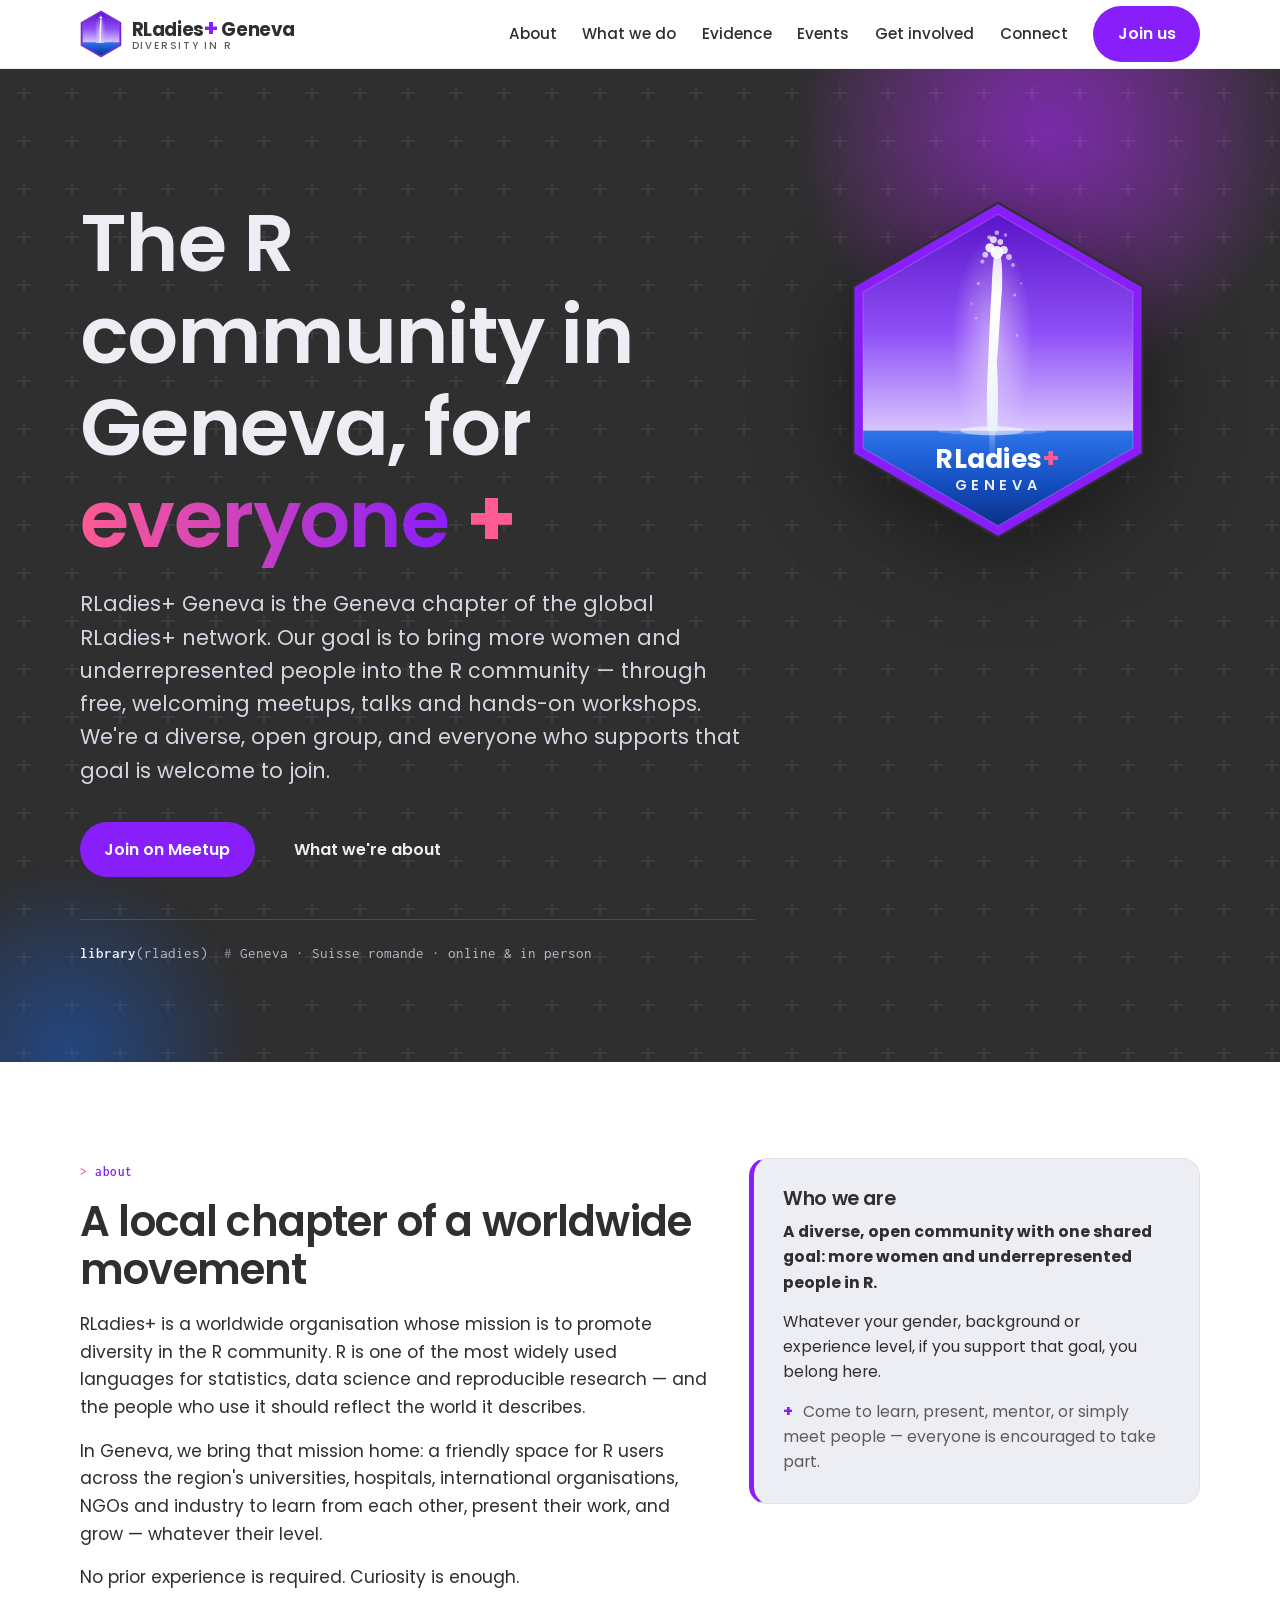
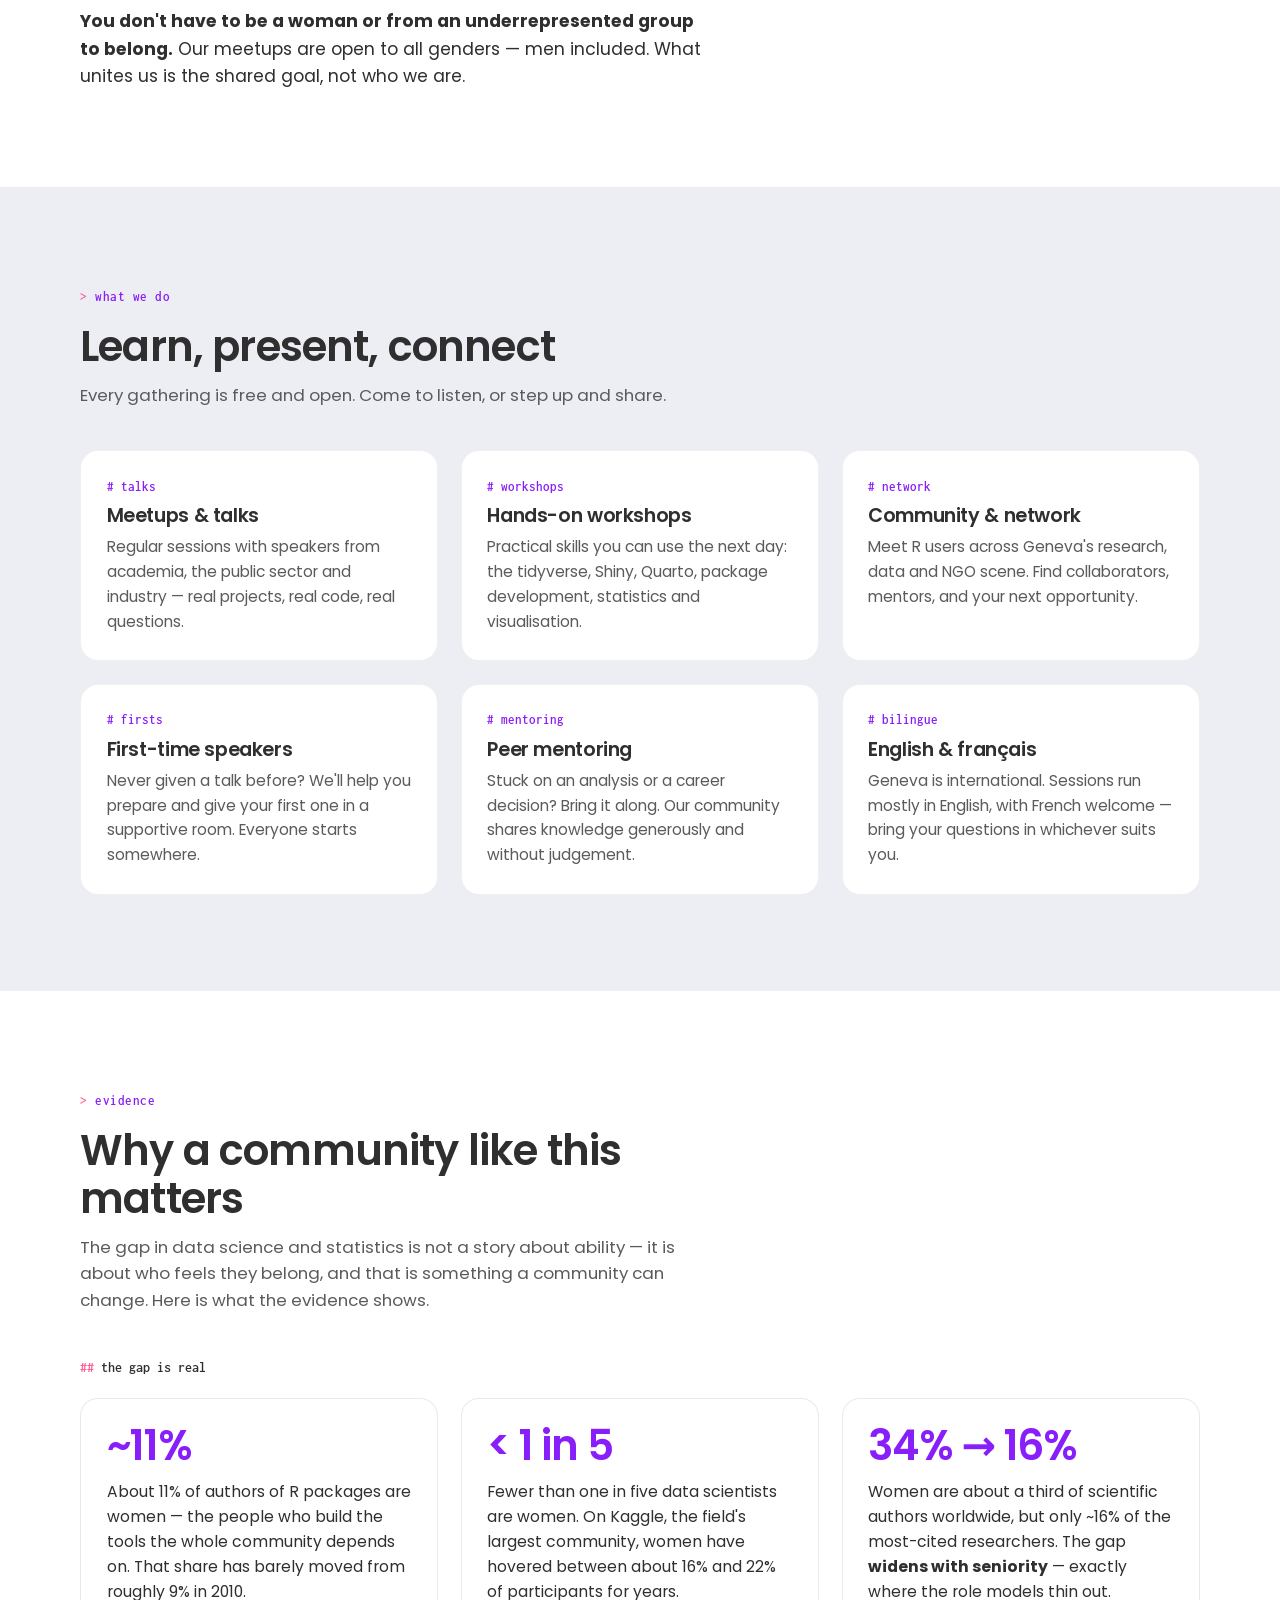
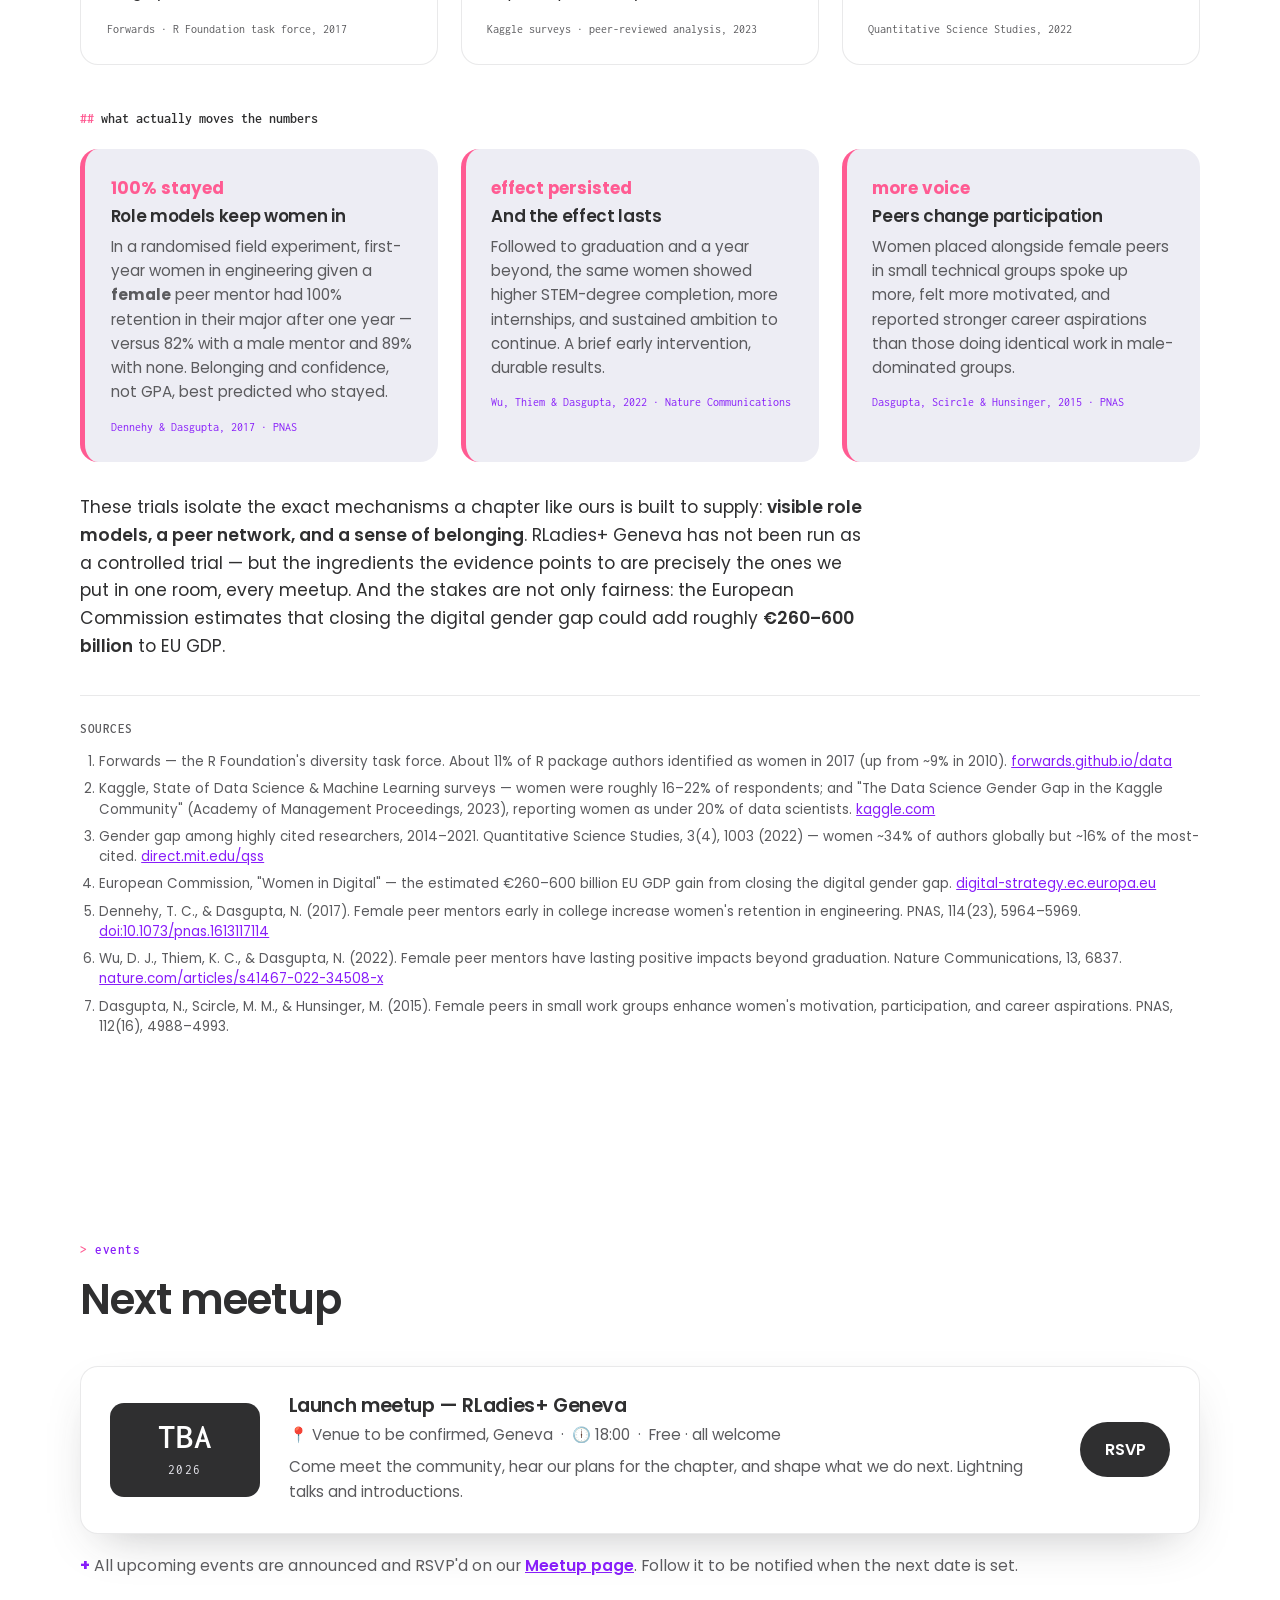
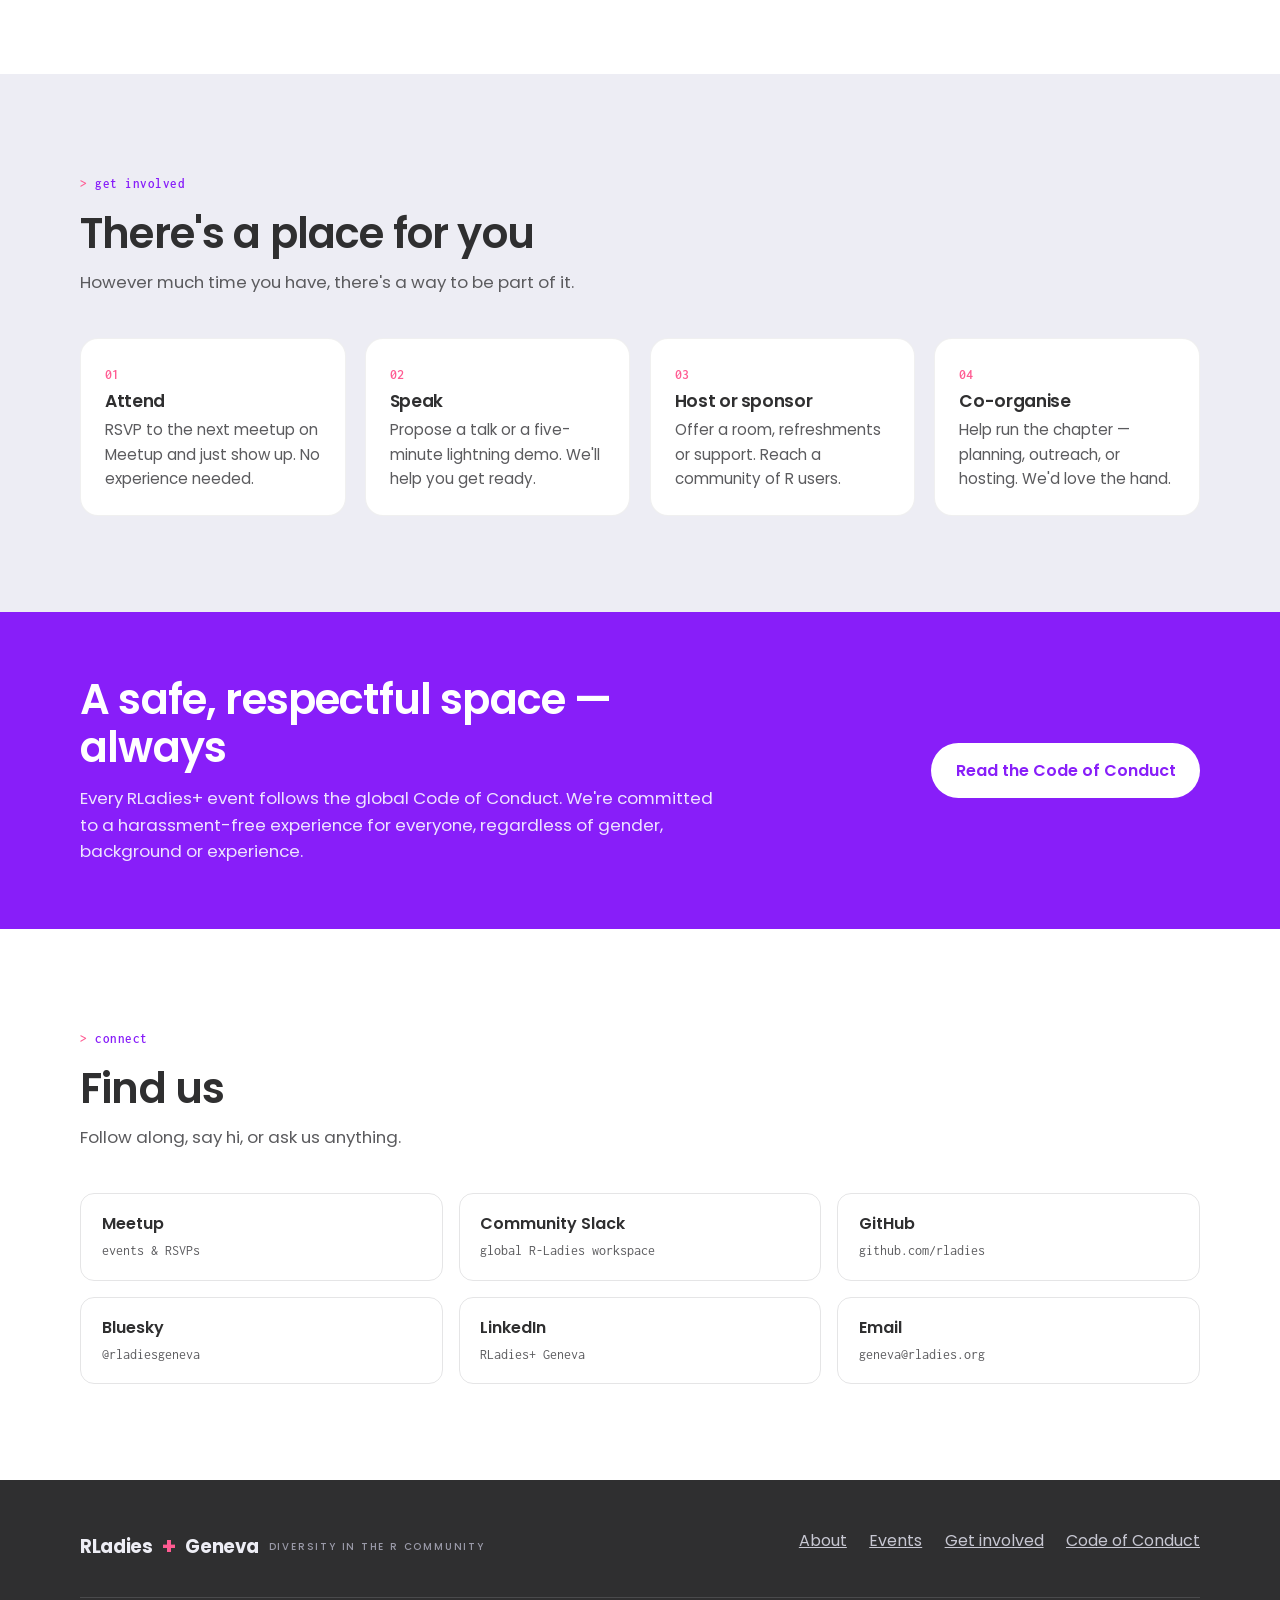
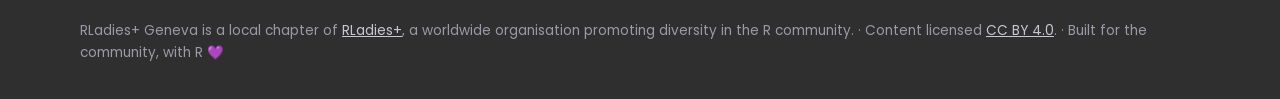
<file: index.html>
<!DOCTYPE html>
<html lang="en">
<head>
<meta charset="UTF-8" />
<meta name="viewport" content="width=device-width, initial-scale=1.0" />
<title>RLadies+ Geneva — diversity in the R community</title>
<meta name="description" content="RLadies+ Geneva is the Geneva chapter of the global RLadies+ network, promoting diversity in the R community through free, welcoming meetups, talks and workshops." />

<!-- Social preview -->
<meta property="og:title" content="RLadies+ Geneva" />
<meta property="og:description" content="Promoting diversity in the R community — free, welcoming meetups in Geneva." />
<meta property="og:type" content="website" />

<!-- Favicon: placeholder R+ monogram. Swap for the official favicon from
     github.com/rladies/branding-materials (logos/favicon/) before launch. -->
<link rel="icon" href="data:image/svg+xml,%3Csvg xmlns='http://www.w3.org/2000/svg' viewBox='0 0 32 32'%3E%3Crect width='32' height='32' rx='7' fill='%23881ef9'/%3E%3Ctext x='16' y='22' font-family='Poppins,Arial,sans-serif' font-size='17' font-weight='700' fill='%23ededf4' text-anchor='middle'%3ER%2B%3C/text%3E%3C/svg%3E" />

<link rel="preconnect" href="https://fonts.googleapis.com" />
<link rel="preconnect" href="https://fonts.gstatic.com" crossorigin />
<link href="https://fonts.googleapis.com/css2?family=Poppins:wght@400;500;600;700&family=Inconsolata:wght@400;600&display=swap" rel="stylesheet" />

<style>
  /* ============ RLadies+ brand tokens (March 2026 identity) ============ */
  :root {
    --violet:   #881ef9;   /* Blue Violet — main colour        */
    --violet-d: #6a12c9;   /* darker violet for hovers/contrast */
    --blue:     #146af9;   /* Dodger Blue — accent             */
    --rose:     #ff5b92;   /* Brilliant Rose — accent          */
    --ink:      #2f2f30;   /* Bastille Black — text            */
    --paper:    #ededf4;   /* Lavender White — light surface   */
    --white:    #ffffff;
    --ink-70:   #5b5b5e;

    --maxw: 1120px;
    --radius: 18px;
    --shadow: 0 18px 50px -22px rgba(47,47,48,.35);
    --ease: cubic-bezier(.2,.7,.2,1);
    --sans: "Poppins", system-ui, -apple-system, Segoe UI, Roboto, sans-serif;
    --mono: "Inconsolata", ui-monospace, SFMono-Regular, Menlo, monospace;
  }

  *, *::before, *::after { box-sizing: border-box; }

  html { scroll-behavior: smooth; }
  @media (prefers-reduced-motion: reduce) {
    html { scroll-behavior: auto; }
    *, *::before, *::after { animation: none !important; transition: none !important; }
  }

  body {
    margin: 0;
    font-family: var(--sans);
    font-weight: 400;
    line-height: 1.6;               /* brand: ≥1.5 line spacing */
    color: var(--ink);
    background: var(--white);
    -webkit-font-smoothing: antialiased;
    text-align: left;               /* brand: left-align text */
  }

  h1, h2, h3 { line-height: 1.15; margin: 0; letter-spacing: -0.02em; }
  h2 { font-weight: 600; font-size: clamp(1.7rem, 3.4vw, 2.6rem); }
  h3 { font-weight: 600; font-size: 1.2rem; }
  p  { margin: 0; }
  a  { color: inherit; }

  .wrap { width: min(100% - 2.5rem, var(--maxw)); margin-inline: auto; }

  /* Mono eyebrow — an R-console prompt, true to the subject */
  .eyebrow {
    font-family: var(--mono);
    font-weight: 600;
    font-size: .82rem;
    letter-spacing: .04em;
    color: var(--violet);
    display: inline-block;
    margin-bottom: 1rem;
  }
  .eyebrow::before { content: "> "; color: var(--rose); }

  /* Plus marker — echoes the "+" in RLadies+ */
  .plus { color: var(--violet); font-weight: 700; }

  a.btn, button.btn {
    font-family: var(--sans);
    font-weight: 600;
    font-size: 1rem;
    display: inline-flex;
    align-items: center;
    gap: .5rem;
    padding: .8rem 1.4rem;
    border-radius: 999px;
    border: 2px solid transparent;
    cursor: pointer;
    text-decoration: none;
    transition: transform .18s var(--ease), background .18s var(--ease), color .18s var(--ease), border-color .18s var(--ease);
  }
  .btn-primary { background: var(--violet); color: var(--white); }
  .btn-primary:hover { background: var(--violet-d); transform: translateY(-2px); }
  .btn-ghost { background: transparent; color: var(--paper); border-color: rgba(237,237,244,.4); }
  .btn-ghost:hover { border-color: var(--paper); transform: translateY(-2px); }
  .btn-dark { background: var(--ink); color: var(--white); }
  .btn-dark:hover { background: #000; transform: translateY(-2px); }

  :focus-visible { outline: 3px solid var(--blue); outline-offset: 3px; border-radius: 4px; }

  /* ============ Header ============ */
  header {
    position: sticky; top: 0; z-index: 50;
    background: rgba(255,255,255,.82);
    backdrop-filter: blur(12px);
    border-bottom: 1px solid rgba(47,47,48,.08);
  }
  .nav { display: flex; align-items: center; justify-content: space-between; height: 68px; }
  .brand { display: flex; align-items: center; gap: .6rem; font-weight: 700; font-size: 1.15rem; letter-spacing: -0.02em; text-decoration: none; color: var(--ink); }
  .brand-mark { width: 42px; height: 48px; flex: none; display: block; }
  .brand-text { display: flex; flex-direction: column; align-items: flex-start; line-height: 1.05; }
  .brand-title { white-space: nowrap; }
  .brand .plus { font-size: 1.25em; }
  .brand small { display: block; font-weight: 500; font-size: .62rem; letter-spacing: .18em; color: var(--ink-70); margin-top: 1px; }
  .nav-links { display: flex; align-items: center; gap: 1.6rem; }
  .nav-links a:not(.btn) { text-decoration: none; font-weight: 500; font-size: .95rem; color: var(--ink); }
  .nav-links a:not(.btn):hover { color: var(--violet); }
  .nav-toggle { display: none; background: none; border: 0; cursor: pointer; padding: .4rem; }
  .nav-toggle span { display: block; width: 24px; height: 2px; background: var(--ink); margin: 5px 0; transition: .2s; }

  @media (max-width: 820px) {
    .nav-toggle { display: block; }
    .nav-links {
      position: absolute; top: 68px; left: 0; right: 0;
      flex-direction: column; align-items: flex-start; gap: .2rem;
      background: var(--white); padding: .8rem 1.25rem 1.4rem;
      border-bottom: 1px solid rgba(47,47,48,.1);
      box-shadow: var(--shadow);
      transform: translateY(-8px); opacity: 0; pointer-events: none; transition: .2s var(--ease);
    }
    .nav-links a:not(.btn) { padding: .55rem 0; width: 100%; }
    .nav-links.open { transform: translateY(0); opacity: 1; pointer-events: auto; }
    .nav-links .btn { margin-top: .5rem; }
  }

  /* ============ Hero ============ */
  .hero {
    position: relative; overflow: hidden;
    background: var(--ink);
    color: var(--paper);
    padding: clamp(4rem, 11vw, 8rem) 0 clamp(3.5rem, 8vw, 6rem);
  }
  /* violet / rose / blue glows */
  .hero::before {
    content: ""; position: absolute; inset: -30% -10% auto auto;
    width: 60vw; height: 60vw; max-width: 720px; max-height: 720px;
    background:
      radial-gradient(closest-side, rgba(136,30,249,.55), transparent 70%),
      radial-gradient(closest-side, rgba(255,91,146,.28), transparent 70%);
    background-position: 30% 30%, 70% 60%;
    background-repeat: no-repeat;
    filter: blur(6px);
    animation: drift 16s ease-in-out infinite alternate;
    pointer-events: none;
  }
  .hero::after {
    content: ""; position: absolute; inset: auto auto -25% -15%;
    width: 45vw; height: 45vw; max-width: 520px; max-height: 520px;
    background: radial-gradient(closest-side, rgba(20,106,249,.4), transparent 70%);
    filter: blur(8px); pointer-events: none;
  }
  @keyframes drift { to { transform: translate3d(-3%, 4%, 0) scale(1.08); } }

  /* subtle plus lattice */
  .hero .lattice {
    position: absolute; inset: 0; opacity: .10; pointer-events: none;
    background-image: url("data:image/svg+xml,%3Csvg xmlns='http://www.w3.org/2000/svg' width='48' height='48'%3E%3Cpath d='M24 18v12M18 24h12' stroke='%23ededf4' stroke-width='1.4' stroke-linecap='round'/%3E%3C/svg%3E");
  }
  .hero .wrap { position: relative; z-index: 2; display: grid; grid-template-columns: 1.25fr 0.75fr; gap: 2.5rem; align-items: start; }
  .hero-art { display: flex; justify-content: center; }
  .hero-art svg { width: 100%; max-width: 300px; height: auto; filter: drop-shadow(0 22px 48px rgba(0,0,0,.45)); }
  @media (max-width: 860px) {
    .hero .wrap { grid-template-columns: 1fr; }
    .hero-art { order: -1; margin-bottom: .4rem; }
    .hero-art svg { max-width: 180px; }
  }

  .hero h1 {
    font-weight: 600;
    font-size: clamp(2.6rem, 7vw, 5rem);
    max-width: 15ch;
  }
  .hero h1 .plus { color: var(--rose); }
  .hero h1 em { font-style: normal; color: var(--violet); background: linear-gradient(90deg, var(--rose), var(--violet)); -webkit-background-clip: text; background-clip: text; -webkit-text-fill-color: transparent; }
  .hero .lede { font-size: clamp(1.05rem, 2.2vw, 1.3rem); max-width: 52ch; margin-top: 1.4rem; color: #d6d6e2; }
  .hero .cta-row { display: flex; flex-wrap: wrap; gap: .9rem; margin-top: 2.2rem; }
  .hero .console {
    font-family: var(--mono); font-size: .92rem; color: #b9b9c9;
    margin-top: 2.6rem; padding-top: 1.4rem; border-top: 1px solid rgba(237,237,244,.14);
  }
  .hero .console b { color: var(--paper); font-weight: 600; }

  /* ============ Generic section ============ */
  .section { padding: clamp(3.5rem, 8vw, 6rem) 0; }
  .section-head { max-width: 60ch; margin-bottom: 2.6rem; }
  .section-head p { color: var(--ink-70); margin-top: .7rem; font-size: 1.05rem; }

  /* About */
  .about-grid { display: grid; grid-template-columns: 1.4fr 1fr; gap: 2.4rem; align-items: start; }
  .about-grid p + p { margin-top: 1rem; }
  .about-grid .body { font-size: 1.08rem; }
  .card {
    background: var(--paper); border-radius: var(--radius); padding: 1.8rem;
    border: 1px solid rgba(47,47,48,.06);
  }
  .card--join { border-left: 5px solid var(--violet); }
  .card h3 { margin-bottom: .6rem; }
  .card .who { font-size: .98rem; color: var(--ink); }
  .card .who .plus { margin-right: .35rem; }
  @media (max-width: 820px) { .about-grid { grid-template-columns: 1fr; } }

  /* What we do */
  .doing { background: var(--paper); }
  .grid-3 { display: grid; grid-template-columns: repeat(3, 1fr); gap: 1.4rem; }
  @media (max-width: 900px) { .grid-3 { grid-template-columns: 1fr 1fr; } }
  @media (max-width: 560px) { .grid-3 { grid-template-columns: 1fr; } }
  .tile {
    background: var(--white); border-radius: var(--radius); padding: 1.6rem;
    border: 1px solid rgba(47,47,48,.07);
    transition: transform .2s var(--ease), box-shadow .2s var(--ease);
  }
  .tile:hover { transform: translateY(-4px); box-shadow: var(--shadow); }
  .tile .tag { font-family: var(--mono); font-size: .8rem; font-weight: 600; color: var(--violet); }
  .tile h3 { margin: .5rem 0 .5rem; }
  .tile p { color: var(--ink-70); font-size: .97rem; }

  /* Events */
  .event {
    display: grid; grid-template-columns: 150px 1fr auto; gap: 1.8rem; align-items: center;
    background: var(--white); border: 1px solid rgba(47,47,48,.1);
    border-radius: var(--radius); padding: 1.8rem; box-shadow: var(--shadow);
  }
  .event .date {
    font-family: var(--mono); text-align: center;
    background: var(--ink); color: var(--paper); border-radius: 14px; padding: 1rem .6rem;
  }
  .event .date .d { font-size: 2.2rem; font-weight: 600; line-height: 1; color: var(--white); }
  .event .date .m { display: block; letter-spacing: .12em; font-size: .8rem; margin-top: .3rem; }
  .event h3 { margin-bottom: .35rem; }
  .event .meta { color: var(--ink-70); font-size: .95rem; }
  .event .meta span { white-space: nowrap; }
  .event-note { margin-top: 1.2rem; color: var(--ink-70); font-size: .98rem; }
  @media (max-width: 720px) {
    .event { grid-template-columns: 1fr; text-align: left; }
    .event .date { display: inline-block; justify-self: start; }
    .event .btn { justify-self: start; }
  }

  /* Get involved */
  .involve { background: var(--paper); }
  .grid-4 { display: grid; grid-template-columns: repeat(4, 1fr); gap: 1.2rem; }
  @media (max-width: 900px) { .grid-4 { grid-template-columns: 1fr 1fr; } }
  @media (max-width: 520px) { .grid-4 { grid-template-columns: 1fr; } }
  .step { background: var(--white); border-radius: var(--radius); padding: 1.5rem; border: 1px solid rgba(47,47,48,.07); }
  .step .num { font-family: var(--mono); font-weight: 600; color: var(--rose); font-size: .9rem; }
  .step h3 { font-size: 1.08rem; margin: .4rem 0 .4rem; }
  .step p { color: var(--ink-70); font-size: .95rem; }

  /* Values / CoC band */
  .band {
    background: var(--violet); color: var(--white);
    border-radius: 0;
  }
  .band .wrap { display: grid; grid-template-columns: 1.5fr 1fr; gap: 2rem; align-items: center; padding: clamp(2.6rem,6vw,4rem) 0; }
  .band h2 { color: var(--white); }
  .band p { color: #eee3ff; margin-top: .8rem; font-size: 1.05rem; }
  .band .btn { background: var(--white); color: var(--violet); }
  .band .btn:hover { background: var(--paper); transform: translateY(-2px); }
  .band .band-cta { justify-self: end; }
  @media (max-width: 760px) { .band .wrap { grid-template-columns: 1fr; } .band .band-cta { justify-self: start; } }

  /* Connect */
  .connect .links { display: grid; grid-template-columns: repeat(3,1fr); gap: 1rem; margin-top: 2rem; }
  @media (max-width: 780px) { .connect .links { grid-template-columns: 1fr 1fr; } }
  @media (max-width: 460px) { .connect .links { grid-template-columns: 1fr; } }
  .link-card {
    display: flex; flex-direction: column; gap: .2rem;
    text-decoration: none; color: var(--ink);
    border: 1px solid rgba(47,47,48,.12); border-radius: 14px; padding: 1.1rem 1.3rem;
    transition: border-color .2s var(--ease), transform .2s var(--ease), background .2s var(--ease);
  }
  .link-card:hover { border-color: var(--violet); transform: translateY(-3px); background: var(--paper); }
  .link-card b { font-weight: 600; }
  .link-card span { font-family: var(--mono); font-size: .85rem; color: var(--ink-70); }

  /* Evidence */
  .evi-sub { font-family: var(--mono); font-weight: 600; font-size: .9rem; color: var(--ink); margin: 2.6rem 0 1.2rem; }
  .evi-sub::before { content: "## "; color: var(--rose); }
  .stat-grid, .mech-grid { display: grid; grid-template-columns: repeat(3, 1fr); gap: 1.4rem; }
  @media (max-width: 900px) { .stat-grid, .mech-grid { grid-template-columns: 1fr; } }
  .stat { border: 1px solid rgba(47,47,48,.1); border-radius: var(--radius); padding: 1.6rem; background: var(--white); }
  .stat .fig { font-weight: 600; font-size: clamp(2rem, 4vw, 2.6rem); letter-spacing: -.03em; color: var(--violet); line-height: 1; }
  .stat p { margin-top: .8rem; color: var(--ink); font-size: .98rem; }
  .stat .src { display: block; margin-top: .9rem; font-family: var(--mono); font-size: .78rem; color: var(--ink-70); }
  .mech { background: var(--paper); border-radius: var(--radius); padding: 1.6rem; border-left: 5px solid var(--rose); }
  .mech .fig { font-weight: 700; color: var(--rose); font-size: 1.05rem; }
  .mech h3 { font-size: 1.05rem; margin: .35rem 0 .5rem; }
  .mech p { color: var(--ink-70); font-size: .95rem; }
  .mech .ref { display: block; margin-top: .75rem; font-family: var(--mono); font-size: .78rem; color: var(--violet); }
  .bridge { margin-top: 2rem; font-size: 1.08rem; max-width: 72ch; }
  .bridge b { font-weight: 600; }
  .sources { margin-top: 2.2rem; padding-top: 1.4rem; border-top: 1px solid rgba(47,47,48,.1); }
  .sources h4 { font-family: var(--mono); font-size: .8rem; font-weight: 600; color: var(--ink-70); margin: 0 0 .8rem; letter-spacing: .04em; }
  .sources ol { margin: 0; padding-left: 1.2rem; }
  .sources li { font-size: .84rem; color: var(--ink-70); margin-bottom: .45rem; line-height: 1.5; }
  .sources a { color: var(--violet); word-break: break-word; }

  /* Footer */
  footer { background: var(--ink); color: #c7c7d2; padding: 3rem 0 2.2rem; }
  footer .grid { display: flex; flex-wrap: wrap; justify-content: space-between; gap: 1.5rem; align-items: flex-start; }
  footer .brand { color: var(--paper); }
  footer .brand small { color: #9a9aa8; }
  footer a { color: #c7c7d2; }
  footer a:hover { color: var(--white); }
  footer .fine { margin-top: 2rem; padding-top: 1.4rem; border-top: 1px solid rgba(237,237,244,.14); font-size: .85rem; color: #9a9aa8; }
  footer .fine a { text-decoration: underline; }

  /* Scroll reveal */
  .reveal { opacity: 0; transform: translateY(16px); transition: opacity .6s var(--ease), transform .6s var(--ease); }
  .reveal.in { opacity: 1; transform: none; }
  @media (prefers-reduced-motion: reduce) { .reveal { opacity: 1; transform: none; } }

  .skip { position: absolute; left: -999px; top: 0; background: var(--violet); color: #fff; padding: .6rem 1rem; z-index: 100; }
  .skip:focus { left: 0; }
</style>
</head>
<body>

<a href="#main" class="skip">Skip to content</a>

<header>
  <nav class="nav wrap" aria-label="Primary">
    <a class="brand" href="#top" aria-label="RLadies+ Geneva home">
      <svg class="brand-mark" viewBox="0 0 520 600" aria-hidden="true" focusable="false" xmlns="http://www.w3.org/2000/svg">
        <defs>
          <linearGradient id="lg-sky" x1="0" y1="30" x2="0" y2="405" gradientUnits="userSpaceOnUse">
            <stop offset="0" stop-color="#5b15c9"/><stop offset="0.55" stop-color="#8f4ff6"/><stop offset="1" stop-color="#d9c6ff"/>
          </linearGradient>
          <linearGradient id="lg-lake" x1="0" y1="405" x2="0" y2="575" gradientUnits="userSpaceOnUse">
            <stop offset="0" stop-color="#2f74ea"/><stop offset="0.5" stop-color="#1551c4"/><stop offset="1" stop-color="#0a2f86"/>
          </linearGradient>
          <linearGradient id="lg-jet" x1="0" y1="100" x2="0" y2="405" gradientUnits="userSpaceOnUse">
            <stop offset="0" stop-color="#ffffff" stop-opacity="0.82"/><stop offset="0.25" stop-color="#ffffff" stop-opacity="1"/><stop offset="1" stop-color="#eaf2ff"/>
          </linearGradient>
          <radialGradient id="lg-mist" cx="0.5" cy="0.5" r="0.5"><stop offset="0" stop-color="#fff" stop-opacity="0.5"/><stop offset="1" stop-color="#fff" stop-opacity="0"/></radialGradient>
          <clipPath id="lg-hex"><polygon points="260,30 494,165 494,435 260,570 26,435 26,165"/></clipPath>
        </defs>
        <polygon points="260,10 511,155 511,445 260,590 9,445 9,155" fill="#881ef9" stroke="#2f2f30" stroke-width="4" stroke-linejoin="round"/>
        <g clip-path="url(#lg-hex)">
          <rect x="26" y="30" width="468" height="378" fill="url(#lg-sky)"/>
          <rect x="26" y="405" width="468" height="170" fill="url(#lg-lake)"/>
          <ellipse cx="250" cy="250" rx="70" ry="180" fill="url(#lg-mist)"/>
          <ellipse cx="250" cy="406" rx="95" ry="6" fill="#fff" opacity="0.22"/>
          <ellipse cx="250" cy="405" rx="55" ry="8" fill="#fff" opacity="0.48"/>
          <path d="M242,406 C240,350 241,320 243,285 C245,245 246,205 249,160 C250,134 251,118 253,104 L265,104 C267,118 268,134 267,160 C263,205 262,245 258,285 C260,320 261,350 259,406 Z" fill="url(#lg-jet)"/>
          <g fill="#fff">
            <circle cx="258" cy="96" r="11" opacity="0.95"/><circle cx="246" cy="88" r="8" opacity="0.9"/><circle cx="270" cy="92" r="7" opacity="0.85"/><circle cx="252" cy="74" r="6" opacity="0.8"/><circle cx="264" cy="78" r="5" opacity="0.75"/><circle cx="258" cy="62" r="4" opacity="0.6"/>
          </g>
        </g>
        <polygon points="260,30 494,165 494,435 260,570 26,435 26,165" fill="none" stroke="#fff" stroke-opacity="0.18" stroke-width="2" stroke-linejoin="round"/>
      </svg>
      <span class="brand-text"><span class="brand-title">RLadies<span class="plus">+</span> Geneva</span><small>DIVERSITY IN R</small></span>
    </a>
    <button class="nav-toggle" aria-expanded="false" aria-controls="menu" aria-label="Toggle menu">
      <span></span><span></span><span></span>
    </button>
    <div class="nav-links" id="menu">
      <a href="#about">About</a>
      <a href="#do">What we do</a>
      <a href="#evidence">Evidence</a>
      <a href="#events">Events</a>
      <a href="#involve">Get involved</a>
      <a href="#connect">Connect</a>
      <!-- TODO: replace with your Meetup URL -->
      <a class="btn btn-primary" href="https://www.meetup.com/rladies-geneva/" target="_blank" rel="noopener">Join us</a>
    </div>
  </nav>
</header>

<main id="main">
<a id="top"></a>

<!-- ============ HERO ============ -->
<section class="hero">
  <div class="lattice" aria-hidden="true"></div>
  <div class="wrap">
    <div class="hero-copy">
      <h1>The R community in Geneva, for <em>everyone</em>&nbsp;<span class="plus">+</span></h1>
      <p class="lede">RLadies+ Geneva is the Geneva chapter of the global RLadies+ network. Our goal is to bring more women and underrepresented people into the R community — through free, welcoming meetups, talks and hands-on workshops. We're a diverse, open group, and everyone who supports that goal is welcome to join.</p>
      <div class="cta-row">
        <!-- TODO: replace with your Meetup URL -->
        <a class="btn btn-primary" href="https://www.meetup.com/rladies-geneva/" target="_blank" rel="noopener">Join on Meetup</a>
        <a class="btn btn-ghost" href="#about">What we're about</a>
      </div>
      <p class="console"><b>library</b>(rladies)&nbsp;&nbsp;<span style="color:#8a8a9a">#</span> Geneva · Suisse romande · online &amp; in person</p>
    </div>
    <div class="hero-art">
      <svg class="hero-badge" viewBox="0 0 520 600" role="img" aria-label="RLadies+ Geneva hex logo featuring the Jet d'Eau" xmlns="http://www.w3.org/2000/svg">
        <defs>
          <linearGradient id="h-sky" x1="0" y1="30" x2="0" y2="405" gradientUnits="userSpaceOnUse">
            <stop offset="0" stop-color="#5b15c9"/><stop offset="0.55" stop-color="#8f4ff6"/><stop offset="1" stop-color="#d9c6ff"/>
          </linearGradient>
          <linearGradient id="h-lake" x1="0" y1="405" x2="0" y2="575" gradientUnits="userSpaceOnUse">
            <stop offset="0" stop-color="#2f74ea"/><stop offset="0.5" stop-color="#1551c4"/><stop offset="1" stop-color="#0a2f86"/>
          </linearGradient>
          <linearGradient id="h-jet" x1="0" y1="100" x2="0" y2="405" gradientUnits="userSpaceOnUse">
            <stop offset="0" stop-color="#ffffff" stop-opacity="0.82"/><stop offset="0.25" stop-color="#ffffff" stop-opacity="1"/><stop offset="1" stop-color="#eaf2ff"/>
          </linearGradient>
          <radialGradient id="h-mist" cx="0.5" cy="0.5" r="0.5"><stop offset="0" stop-color="#fff" stop-opacity="0.5"/><stop offset="1" stop-color="#fff" stop-opacity="0"/></radialGradient>
          <linearGradient id="h-reflect" x1="0" y1="406" x2="0" y2="470" gradientUnits="userSpaceOnUse">
            <stop offset="0" stop-color="#fff" stop-opacity="0.28"/><stop offset="1" stop-color="#fff" stop-opacity="0"/>
          </linearGradient>
          <clipPath id="h-hex"><polygon points="260,30 494,165 494,435 260,570 26,435 26,165"/></clipPath>
        </defs>
        <polygon points="260,10 511,155 511,445 260,590 9,445 9,155" fill="#881ef9" stroke="#2f2f30" stroke-width="4" stroke-linejoin="round"/>
        <g clip-path="url(#h-hex)">
          <rect x="26" y="30" width="468" height="378" fill="url(#h-sky)"/>
          <rect x="26" y="405" width="468" height="170" fill="url(#h-lake)"/>
          <ellipse cx="250" cy="250" rx="70" ry="180" fill="url(#h-mist)"/>
          <rect x="245" y="406" width="10" height="60" fill="url(#h-reflect)"/>
          <ellipse cx="250" cy="406" rx="95" ry="6" fill="#fff" opacity="0.22"/>
          <ellipse cx="250" cy="405" rx="55" ry="8" fill="#fff" opacity="0.48"/>
          <path d="M242,406 C240,350 241,320 243,285 C245,245 246,205 249,160 C250,134 251,118 253,104 L265,104 C267,118 268,134 267,160 C263,205 262,245 258,285 C260,320 261,350 259,406 Z" fill="url(#h-jet)"/>
          <g fill="#fff">
            <circle cx="258" cy="96" r="11" opacity="0.95"/><circle cx="246" cy="88" r="8" opacity="0.9"/><circle cx="270" cy="92" r="7" opacity="0.85"/><circle cx="252" cy="74" r="6" opacity="0.8"/><circle cx="264" cy="78" r="5" opacity="0.75"/><circle cx="238" cy="100" r="5" opacity="0.7"/><circle cx="279" cy="104" r="5" opacity="0.65"/><circle cx="258" cy="62" r="4" opacity="0.6"/><circle cx="245" cy="70" r="3.5" opacity="0.6"/><circle cx="233" cy="112" r="3.5" opacity="0.55"/><circle cx="286" cy="118" r="3.5" opacity="0.5"/><circle cx="273" cy="66" r="3" opacity="0.5"/>
          </g>
          <g fill="#fff">
            <circle cx="226" cy="150" r="2.6" opacity="0.5"/><circle cx="289" cy="170" r="2.6" opacity="0.45"/><circle cx="222" cy="210" r="2.2" opacity="0.4"/><circle cx="293" cy="240" r="2.2" opacity="0.4"/><circle cx="300" cy="150" r="2" opacity="0.4"/><circle cx="214" cy="185" r="2" opacity="0.35"/>
          </g>
          <text x="260" y="470" text-anchor="middle" font-family="'Poppins',sans-serif" font-weight="700" font-size="46" fill="#ffffff" letter-spacing="0.5">RLadies<tspan fill="#ff5b92">+</tspan></text>
          <text x="260" y="508" text-anchor="middle" font-family="'Poppins',sans-serif" font-weight="600" font-size="25" fill="#ededf4" letter-spacing="8">GENEVA</text>
        </g>
        <polygon points="260,30 494,165 494,435 260,570 26,435 26,165" fill="none" stroke="#fff" stroke-opacity="0.18" stroke-width="2" stroke-linejoin="round"/>
      </svg>
    </div>
  </div>
</section>

<!-- ============ ABOUT ============ -->
<section class="section" id="about">
  <div class="wrap">
    <div class="about-grid">
      <div>
        <span class="eyebrow">about</span>
        <h2>A local chapter of a worldwide movement</h2>
        <div class="body" style="margin-top:1.1rem">
          <p>RLadies+ is a worldwide organisation whose mission is to promote diversity in the R community. R is one of the most widely used languages for statistics, data science and reproducible research — and the people who use it should reflect the world it describes.</p>
          <p>In Geneva, we bring that mission home: a friendly space for R users across the region's universities, hospitals, international organisations, NGOs and industry to learn from each other, present their work, and grow — whatever their level.</p>
          <p>No prior experience is required. Curiosity is enough.</p>
          <p><b>You don't have to be a woman or from an underrepresented group to belong.</b> Our meetups are open to all genders — men included. What unites us is the shared goal, not who we are.</p>
        </div>
      </div>
      <aside class="card card--join" aria-label="Who we are">
        <h3>Who we are</h3>
        <p class="who"><b>A diverse, open community with one shared goal: more women and underrepresented people in R.</b></p>
        <p class="who" style="margin-top:.9rem">Whatever your gender, background or experience level, if you support that goal, you belong here.</p>
        <p class="who" style="margin-top:.9rem; color:var(--ink-70)"><span class="plus">+</span> Come to learn, present, mentor, or simply meet people — everyone is encouraged to take part.</p>
      </aside>
    </div>
  </div>
</section>

<!-- ============ WHAT WE DO ============ -->
<section class="section doing" id="do">
  <div class="wrap">
    <div class="section-head">
      <span class="eyebrow">what we do</span>
      <h2>Learn, present, connect</h2>
      <p>Every gathering is free and open. Come to listen, or step up and share.</p>
    </div>
    <div class="grid-3">
      <article class="tile reveal">
        <div class="tag"># talks</div>
        <h3>Meetups &amp; talks</h3>
        <p>Regular sessions with speakers from academia, the public sector and industry — real projects, real code, real questions.</p>
      </article>
      <article class="tile reveal">
        <div class="tag"># workshops</div>
        <h3>Hands-on workshops</h3>
        <p>Practical skills you can use the next day: the tidyverse, Shiny, Quarto, package development, statistics and visualisation.</p>
      </article>
      <article class="tile reveal">
        <div class="tag"># network</div>
        <h3>Community &amp; network</h3>
        <p>Meet R users across Geneva's research, data and NGO scene. Find collaborators, mentors, and your next opportunity.</p>
      </article>
      <article class="tile reveal">
        <div class="tag"># firsts</div>
        <h3>First-time speakers</h3>
        <p>Never given a talk before? We'll help you prepare and give your first one in a supportive room. Everyone starts somewhere.</p>
      </article>
      <article class="tile reveal">
        <div class="tag"># mentoring</div>
        <h3>Peer mentoring</h3>
        <p>Stuck on an analysis or a career decision? Bring it along. Our community shares knowledge generously and without judgement.</p>
      </article>
      <article class="tile reveal">
        <div class="tag"># bilingue</div>
        <h3>English &amp; français</h3>
        <p>Geneva is international. Sessions run mostly in English, with French welcome — bring your questions in whichever suits you.</p>
      </article>
    </div>
  </div>
</section>

<!-- ============ EVIDENCE ============ -->
<section class="section evidence" id="evidence">
  <div class="wrap">
    <div class="section-head">
      <span class="eyebrow">evidence</span>
      <h2>Why a community like this matters</h2>
      <p>The gap in data science and statistics is not a story about ability — it is about who feels they belong, and that is something a community can change. Here is what the evidence shows.</p>
    </div>

    <p class="evi-sub">the gap is real</p>
    <div class="stat-grid">
      <div class="stat reveal">
        <div class="fig">~11%</div>
        <p>About 11% of authors of R packages are women — the people who build the tools the whole community depends on. That share has barely moved from roughly 9% in 2010.</p>
        <span class="src">Forwards · R Foundation task force, 2017</span>
      </div>
      <div class="stat reveal">
        <div class="fig">&lt; 1 in 5</div>
        <p>Fewer than one in five data scientists are women. On Kaggle, the field's largest community, women have hovered between about 16% and 22% of participants for years.</p>
        <span class="src">Kaggle surveys · peer-reviewed analysis, 2023</span>
      </div>
      <div class="stat reveal">
        <div class="fig">34% &rarr; 16%</div>
        <p>Women are about a third of scientific authors worldwide, but only ~16% of the most-cited researchers. The gap <b>widens with seniority</b> — exactly where the role models thin out.</p>
        <span class="src">Quantitative Science Studies, 2022</span>
      </div>
    </div>

    <p class="evi-sub">what actually moves the numbers</p>
    <div class="mech-grid">
      <div class="mech reveal">
        <div class="fig">100% stayed</div>
        <h3>Role models keep women in</h3>
        <p>In a randomised field experiment, first-year women in engineering given a <b>female</b> peer mentor had 100% retention in their major after one year — versus 82% with a male mentor and 89% with none. Belonging and confidence, not GPA, best predicted who stayed.</p>
        <span class="ref">Dennehy &amp; Dasgupta, 2017 · PNAS</span>
      </div>
      <div class="mech reveal">
        <div class="fig">effect persisted</div>
        <h3>And the effect lasts</h3>
        <p>Followed to graduation and a year beyond, the same women showed higher STEM-degree completion, more internships, and sustained ambition to continue. A brief early intervention, durable results.</p>
        <span class="ref">Wu, Thiem &amp; Dasgupta, 2022 · Nature Communications</span>
      </div>
      <div class="mech reveal">
        <div class="fig">more voice</div>
        <h3>Peers change participation</h3>
        <p>Women placed alongside female peers in small technical groups spoke up more, felt more motivated, and reported stronger career aspirations than those doing identical work in male-dominated groups.</p>
        <span class="ref">Dasgupta, Scircle &amp; Hunsinger, 2015 · PNAS</span>
      </div>
    </div>

    <p class="bridge">These trials isolate the exact mechanisms a chapter like ours is built to supply: <b>visible role models, a peer network, and a sense of belonging</b>. RLadies+ Geneva has not been run as a controlled trial — but the ingredients the evidence points to are precisely the ones we put in one room, every meetup. And the stakes are not only fairness: the European Commission estimates that closing the digital gender gap could add roughly <b>€260–600 billion</b> to EU GDP.</p>

    <div class="sources">
      <h4>SOURCES</h4>
      <ol>
        <li>Forwards — the R Foundation's diversity task force. About 11% of R package authors identified as women in 2017 (up from ~9% in 2010). <a href="https://forwards.github.io/data.html" target="_blank" rel="noopener">forwards.github.io/data</a></li>
        <li>Kaggle, State of Data Science &amp; Machine Learning surveys — women were roughly 16–22% of respondents; and "The Data Science Gender Gap in the Kaggle Community" (Academy of Management Proceedings, 2023), reporting women as under 20% of data scientists. <a href="https://www.kaggle.com/kaggle-survey-2022" target="_blank" rel="noopener">kaggle.com</a></li>
        <li>Gender gap among highly cited researchers, 2014–2021. Quantitative Science Studies, 3(4), 1003 (2022) — women ~34% of authors globally but ~16% of the most-cited. <a href="https://direct.mit.edu/qss/article/3/4/1003/113322" target="_blank" rel="noopener">direct.mit.edu/qss</a></li>
        <li>European Commission, "Women in Digital" — the estimated €260–600 billion EU GDP gain from closing the digital gender gap. <a href="https://digital-strategy.ec.europa.eu/en/policies/women-digital" target="_blank" rel="noopener">digital-strategy.ec.europa.eu</a></li>
        <li>Dennehy, T. C., &amp; Dasgupta, N. (2017). Female peer mentors early in college increase women's retention in engineering. PNAS, 114(23), 5964–5969. <a href="https://doi.org/10.1073/pnas.1613117114" target="_blank" rel="noopener">doi:10.1073/pnas.1613117114</a></li>
        <li>Wu, D. J., Thiem, K. C., &amp; Dasgupta, N. (2022). Female peer mentors have lasting positive impacts beyond graduation. Nature Communications, 13, 6837. <a href="https://www.nature.com/articles/s41467-022-34508-x" target="_blank" rel="noopener">nature.com/articles/s41467-022-34508-x</a></li>
        <li>Dasgupta, N., Scircle, M. M., &amp; Hunsinger, M. (2015). Female peers in small work groups enhance women's motivation, participation, and career aspirations. PNAS, 112(16), 4988–4993.</li>
      </ol>
    </div>
  </div>
</section>

<!-- ============ EVENTS ============ -->
<section class="section" id="events">
  <div class="wrap">
    <div class="section-head">
      <span class="eyebrow">events</span>
      <h2>Next meetup</h2>
    </div>

    <!-- ================= EDIT THIS BLOCK FOR EACH EVENT ================= -->
    <div class="event reveal">
      <div class="date" aria-hidden="true">
        <span class="d">TBA</span>
        <span class="m">2026</span>
      </div>
      <div>
        <h3>Launch meetup — RLadies+ Geneva</h3>
        <p class="meta">
          <span>📍 Venue to be confirmed, Geneva</span> &nbsp;·&nbsp;
          <span>🕕 18:00</span> &nbsp;·&nbsp;
          <span>Free · all welcome</span>
        </p>
        <p class="meta" style="margin-top:.5rem">Come meet the community, hear our plans for the chapter, and shape what we do next. Lightning talks and introductions.</p>
      </div>
      <!-- TODO: replace with the event's Meetup URL -->
      <a class="btn btn-dark" href="https://www.meetup.com/rladies-geneva/" target="_blank" rel="noopener">RSVP</a>
    </div>
    <!-- ================================================================= -->

    <p class="event-note"><span class="plus">+</span> All upcoming events are announced and RSVP'd on our <!-- TODO: Meetup URL --><a href="https://www.meetup.com/rladies-geneva/" target="_blank" rel="noopener" style="color:var(--violet);font-weight:600">Meetup page</a>. Follow it to be notified when the next date is set.</p>
  </div>
</section>

<!-- ============ GET INVOLVED ============ -->
<section class="section involve" id="involve">
  <div class="wrap">
    <div class="section-head">
      <span class="eyebrow">get involved</span>
      <h2>There's a place for you</h2>
      <p>However much time you have, there's a way to be part of it.</p>
    </div>
    <div class="grid-4">
      <div class="step reveal">
        <div class="num">01</div>
        <h3>Attend</h3>
        <p>RSVP to the next meetup on Meetup and just show up. No experience needed.</p>
      </div>
      <div class="step reveal">
        <div class="num">02</div>
        <h3>Speak</h3>
        <p>Propose a talk or a five-minute lightning demo. We'll help you get ready.</p>
      </div>
      <div class="step reveal">
        <div class="num">03</div>
        <h3>Host or sponsor</h3>
        <p>Offer a room, refreshments or support. Reach a community of R users.</p>
      </div>
      <div class="step reveal">
        <div class="num">04</div>
        <h3>Co-organise</h3>
        <p>Help run the chapter — planning, outreach, or hosting. We'd love the hand.</p>
      </div>
    </div>
  </div>
</section>

<!-- ============ CODE OF CONDUCT BAND ============ -->
<section class="band">
  <div class="wrap">
    <div>
      <h2>A safe, respectful space — always</h2>
      <p>Every RLadies+ event follows the global Code of Conduct. We're committed to a harassment-free experience for everyone, regardless of gender, background or experience.</p>
    </div>
    <div class="band-cta">
      <a class="btn" href="https://guide.rladies.org/about/coc/" target="_blank" rel="noopener">Read the Code of Conduct</a>
    </div>
  </div>
</section>

<!-- ============ CONNECT ============ -->
<section class="section connect" id="connect">
  <div class="wrap">
    <div class="section-head">
      <span class="eyebrow">connect</span>
      <h2>Find us</h2>
      <p>Follow along, say hi, or ask us anything.</p>
    </div>
    <div class="links">
      <!-- TODO: confirm/replace each URL and the email below -->
      <a class="link-card" href="https://www.meetup.com/rladies-geneva/" target="_blank" rel="noopener">
        <b>Meetup</b><span>events &amp; RSVPs</span>
      </a>
      <a class="link-card" href="https://rladies.org/" target="_blank" rel="noopener">
        <b>Community Slack</b><span>global R-Ladies workspace</span>
      </a>
      <a class="link-card" href="https://github.com/rladies" target="_blank" rel="noopener">
        <b>GitHub</b><span>github.com/rladies</span>
      </a>
      <a class="link-card" href="https://bsky.app/" target="_blank" rel="noopener">
        <b>Bluesky</b><span>@rladiesgeneva</span>
      </a>
      <a class="link-card" href="https://www.linkedin.com/" target="_blank" rel="noopener">
        <b>LinkedIn</b><span>RLadies+ Geneva</span>
      </a>
      <a class="link-card" href="mailto:geneva@rladies.org">
        <b>Email</b><span>geneva@rladies.org</span>
      </a>
    </div>
  </div>
</section>
</main>

<!-- ============ FOOTER ============ -->
<footer>
  <div class="wrap">
    <div class="grid">
      <div>
        <span class="brand">RLadies<span class="plus" style="color:var(--rose)">+</span> Geneva<br /><small>DIVERSITY IN THE R COMMUNITY</small></span>
      </div>
      <nav aria-label="Footer" style="display:flex; gap:1.4rem; flex-wrap:wrap;">
        <a href="#about">About</a>
        <a href="#events">Events</a>
        <a href="#involve">Get involved</a>
        <a href="https://guide.rladies.org/about/coc/" target="_blank" rel="noopener">Code of Conduct</a>
      </nav>
    </div>
    <p class="fine">
      RLadies+ Geneva is a local chapter of <a href="https://rladies.org/" target="_blank" rel="noopener">RLadies+</a>, a worldwide organisation promoting diversity in the R community.
      · Content licensed <a href="https://creativecommons.org/licenses/by/4.0/" target="_blank" rel="noopener">CC BY 4.0</a>.
      · Built for the community, with R 💜
    </p>
  </div>
</footer>

<script>
  // Mobile menu
  const toggle = document.querySelector('.nav-toggle');
  const menu = document.getElementById('menu');
  toggle.addEventListener('click', () => {
    const open = menu.classList.toggle('open');
    toggle.setAttribute('aria-expanded', String(open));
  });
  menu.querySelectorAll('a').forEach(a =>
    a.addEventListener('click', () => { menu.classList.remove('open'); toggle.setAttribute('aria-expanded','false'); })
  );

  // Scroll reveal (respects reduced motion via CSS fallback)
  const io = new IntersectionObserver((entries) => {
    entries.forEach(e => { if (e.isIntersecting) { e.target.classList.add('in'); io.unobserve(e.target); } });
  }, { threshold: 0.12 });
  document.querySelectorAll('.reveal').forEach(el => io.observe(el));
</script>
</body>
</html>
</file>
